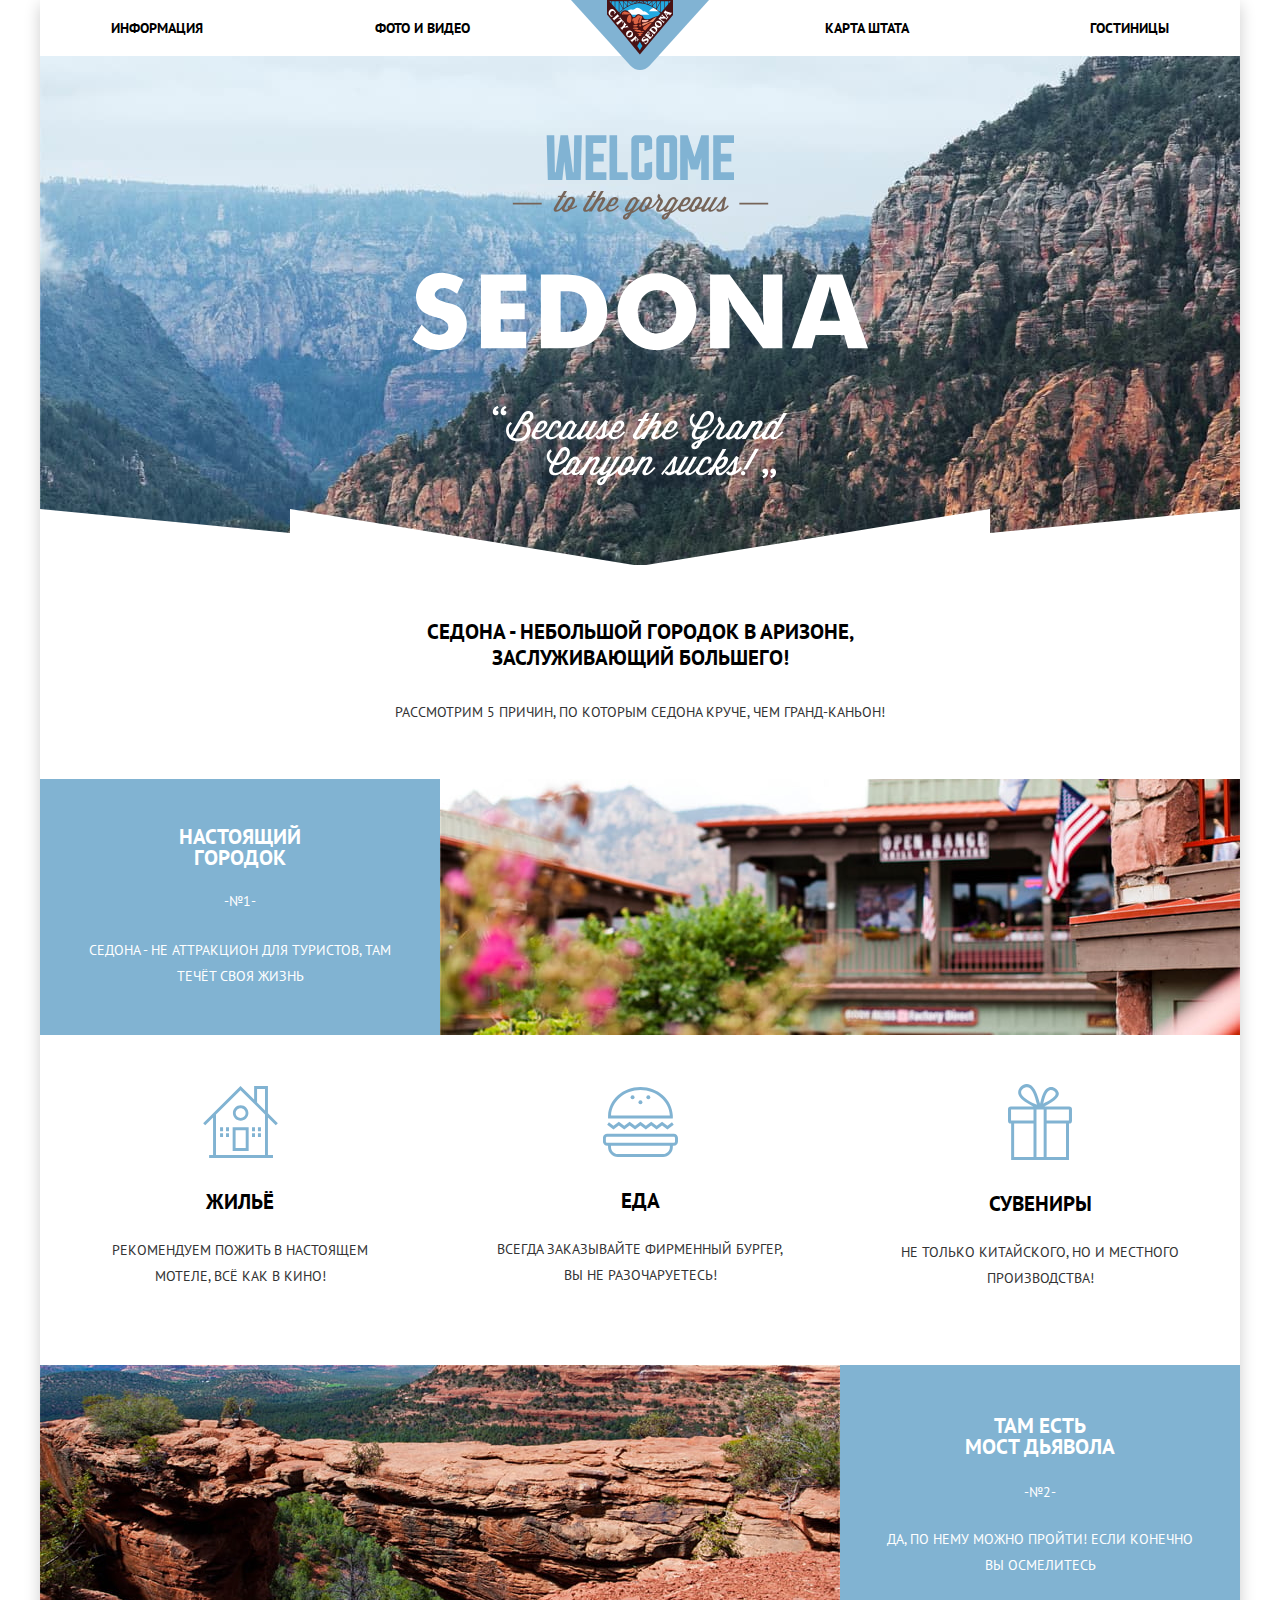
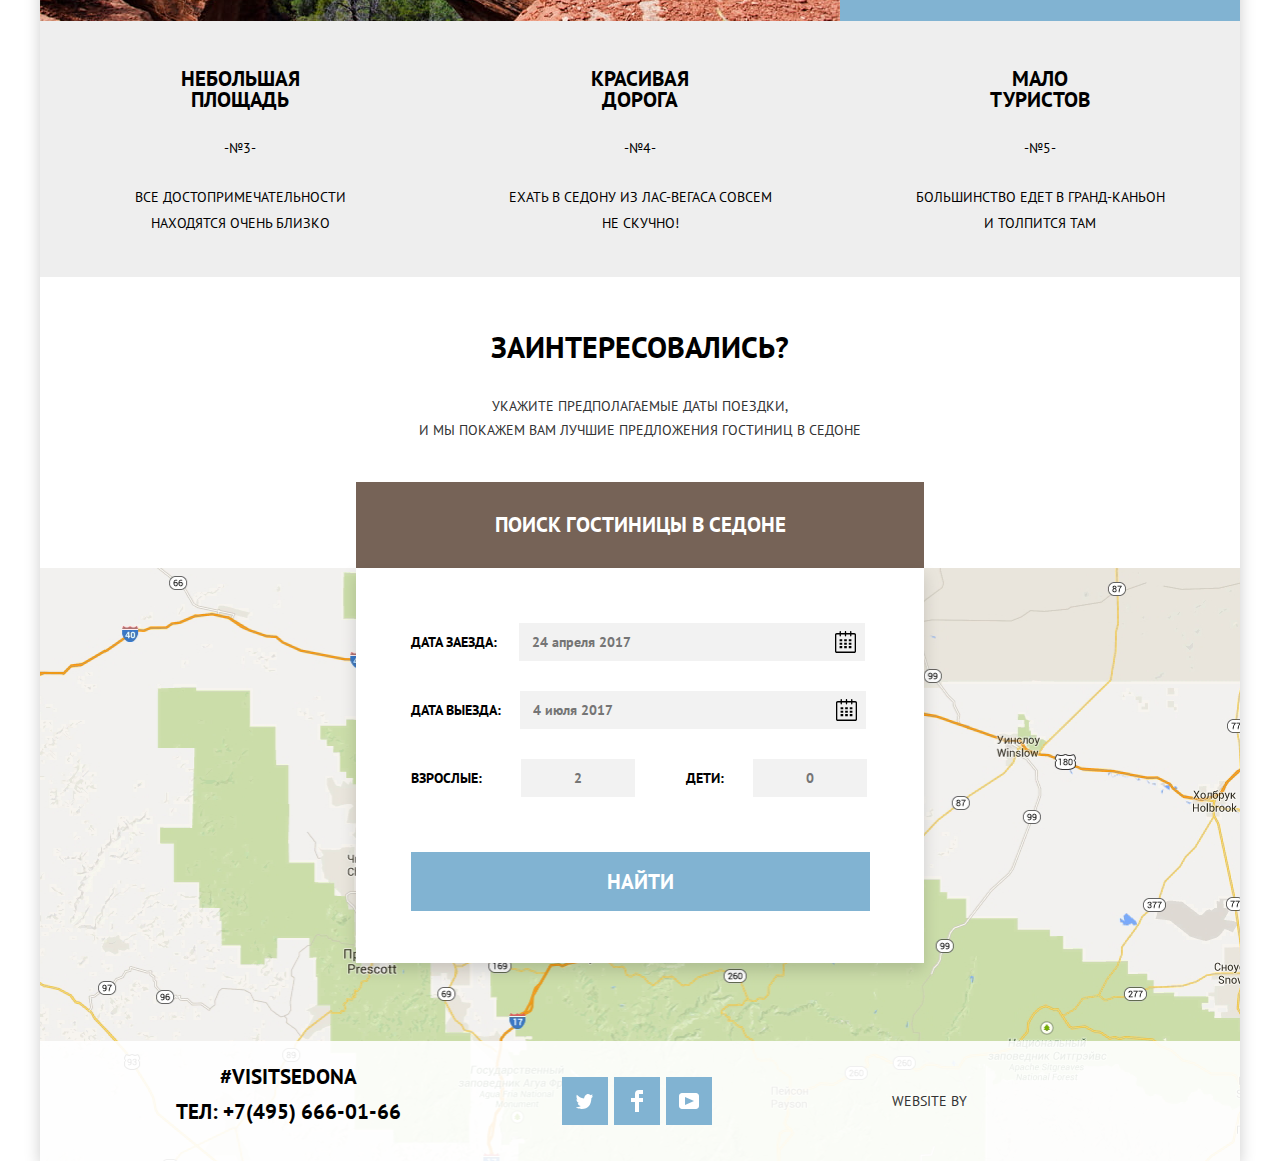
<file: index.html>
<!DOCTYPE html>
<html class="page" lang="ru">

<head>
  <meta charset="utf-8">
  <title>Sedona</title>
  <link href="https://fonts.googleapis.com/css2?family=PT+Sans:wght@400;700&display=swap" rel="stylesheet">
  <link href="css/normalize.css" rel="stylesheet">
  <link href="css/style.css" rel="stylesheet">
</head>

<body class="page-body">
  <div class="wrapper">
    <header>
      <nav class="main-navigation">
        <ul class="site-navigation">
          <li><a href="blank.html">Информация</a></li>
          <li><a href="blank.html">Фото и видео</a></li>
          <li><a href="blank.html">Карта штата</a></li>
          <li><a href="catalog.html">Гостиницы</a></li>
        </ul>
        <a href="index.html" class="logo-svg">
          <img src="img/svg-sedona/logo-sedona.svg" width="138" height="70" alt="Логотип">
        </a>
      </nav>
    </header>

    <main>
      <section class="main-images">
        <img src="img/svg-sedona/intro-welcome.svg" class="welcome-svg" width="457" height="351" alt="Главная подпись">
      </section>
      <section class="about-sedona">
        <div class="container contour">
          <h2>Седона - небольшой городок в Аризоне,<br>
            заслуживающий большего!</h2>
          <p>
            Рассмотрим 5 причин, по которым Седона круче, чем Гранд-Каньон!
          </p>
        </div>
        <ul class="sedona-features1">
          <li>
            <div class="first-feature">
              <div class="first-text">
                <h3>Настоящий<br>
                  городок</h3>
                <span>-№1-</span>
                <p>
                  Седона - не аттракцион для туристов, там<br>
                  течёт своя жизнь
                </p>
              </div>
              <img src="img/houses.jpg" class="houses-img" width="800" height="256" alt="Домики">
            </div>
            <ul class="tourist-essentials">
              <li>
                <img src="img/svg-sedona/icon-1.svg" width="75" height="72" alt="Иконка домика">
                <h3>Жильё</h3>
                <p>
                  Рекомендуем пожить в настоящем<br>
                  мотеле, всё как в кино!
                </p>
              </li>
              <li>
                <img src="img/svg-sedona/icon-3.svg" width="75" height="70" alt="Иконка еды">
                <h3>Еда</h3>
                <p>
                  Всегда заказывайте фирменный бургер,<br>
                  Вы не разочаруетесь!
                </p>
              </li>
              <li>
                <img src="img/svg-sedona/icon-2.svg" width="64" height="77" alt="Иконка сувениров">
                <h3>Сувениры</h3>
                <p>
                  Не только китайского, но и местного<br>
                  производства!
                </p>
              </li>
            </ul>
          </li>
          <li class="second-feature">
            <div class="second-text">
              <h3>Там есть<br>
                мост дьявола</h3>
              <span>-№2-</span>
              <p>
                Да, по нему можно пройти! Если конечно<br>
                вы осмелитесь
              </p>
            </div>
            <img src="img/diablo-bridge.jpg" class="bridge-img" width="800" height="256" alt="Мост дьявола">
          </li>
        </ul>
        <ul class="sedona-features2">
          <li class="other-features">
            <h3>Небольшая<br>
              площадь</h3>
            <p>
              <span>-№3-</span>
              Все достопримечательности<br>
              находятся очень близко
            </p>
          </li>
          <li class="other-features">
            <h3>Красивая<br>
              дорога</h3>
            <p>
              <span>-№4-</span>
              Ехать в Седону из Лас-Вегаса совсем<br>
              не скучно!
            </p>
          </li>
          <li class="other-features">
            <h3>Мало<br>
              туристов</h3>
            <p>
              <span>-№5-</span>
              Большинство едет в Гранд-Каньон<br>
              и толпится там
            </p>
          </li>
        </ul>
      </section>
      <section class="interest">
        <h2>Заинтересовались?</h2><br>
        <p>
          Укажите предполагаемые даты поездки,<br>
          и мы покажем вам лучшие предложения гостиниц в Седоне
        </p>
      </section>
      <section class="form">
        <div class="form-block">
          <a href="#date-in">Поиск гостиницы в Седоне</a>
          <form action="https://echo.htmlacademy.ru" method="get">
            <label>
              Дата заезда:
              <input type="text" name="date in" id="date-in" placeholder="24 апреля 2017">
            </label>
            <label>
              Дата выезда:
              <input type="text" name="date out" placeholder="4 июля 2017">
            </label>
            <div class="amount">
              <label for="amount-adults">
                Взрослые:
                <input type="text" name="adults-amount" id="amount-adults" placeholder="2">
              </label>
              <label for="amount-children">
                Дети:
                <input type="text" name="children-amount" id="amount-children" placeholder="0">
              </label>
            </div>
            <button type="submit">Найти</button>
          </form>
        </div>
        <img src="img/map.png" class="map" width="1199" height="594" alt="Карта">
      </section>

    </main>

    <footer class="main-footer">
      <section class="tel">
        <p>
          #visitsedona
        </p>
        <a href="tel:+74956660166">тел: +7(495) 666-01-66</a>
      </section>
      <section class="footer-social">
        <h2 class="visually-hidden">Социальные сети</h2>
        <ul class="social-list">
          <li>
            <a class="social-button" href="#">
              <span class="visually-hidden">Твиттер</span>
              <img src="img/svg-sedona/twitter.svg" width="17" height="17" alt="Иконка Твиттера">
            </a>
          </li>
          <li>
            <a class="social-button" href="#">
              <span class="visually-hidden">Фейсбук</span>
              <img src="img/svg-sedona/fb-icon.svg" width="12" height="20" alt="Иконка Фейсбука">
            </a>
          </li>
          <li>
            <a class="social-button" href="#">
              <span class="visually-hidden">Ютуб</span>
              <img src="img/svg-sedona/youtube.svg" width="20" height="16" alt="Иконка Ютуба">
            </a>
          </li>
        </ul>
      </section>
      <p class="developer">
        <span>Website by</span>
        <a href="https://htmlacademy.ru/">
          <svg src="img/svg-sedona/logo-htmlacademy.svg" width="115" height="41" alt="Логотип HTML Academy"></svg>
        </a>
      </p>
    </footer>
  </div>
</body>

</html>
</file>
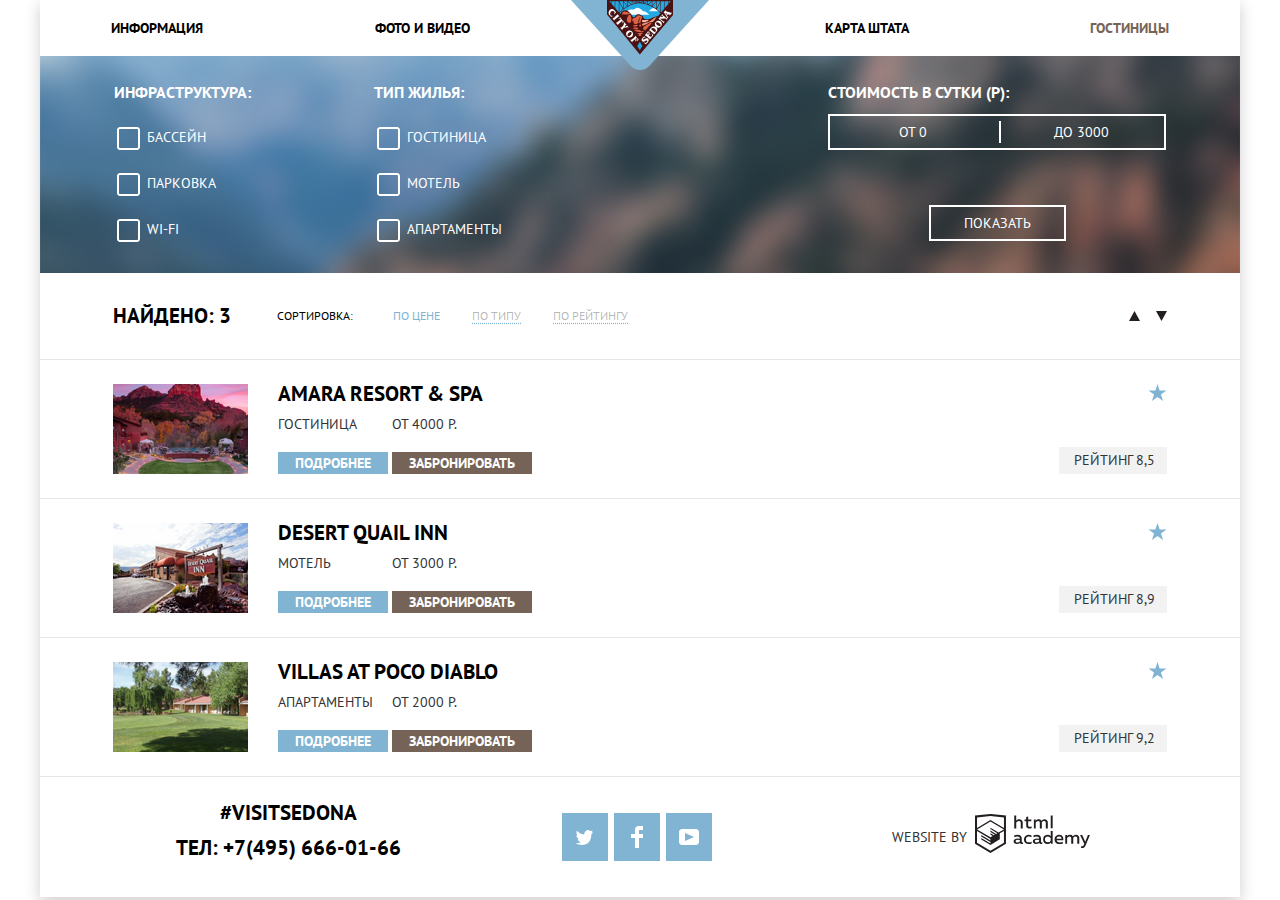
<file: catalog.html>
<!DOCTYPE html>
<html lang="ru">

<head>
  <meta charset="UTF-8">
  <title>Sedona</title>
  <link href="https://fonts.googleapis.com/css2?family=PT+Sans:wght@400;700&display=swap" rel="stylesheet">
  <link href="css/normalize.css" rel="stylesheet">
  <link href="css/style.css" rel="stylesheet">
</head>

<body>
  <div class="wrapper">
    <header>
      <nav class="main-navigation">
        <ul class="site-navigation">
          <li><a href="blank.html">Информация</a></li>
          <li><a href="blank.html">Фото и видео</a></li>
          <li><a href="blank.html">Карта штата</a></li>
          <li><a href="catalog.html" class="active">Гостиницы</a></li>
        </ul>
        <a href="index.html" class="logo-svg">
          <img src="img/svg-sedona/logo-sedona.svg" width="138" height="70" alt="Логотип">
        </a>
      </nav>
    </header>

    <main>
      <div class="background">
        <section class="form2">
          <h2 class="visually-hidden">Фильтр гостиниц</h2>
          <form action="https://echo.htmlacademy.ru" method="get">
            <div class="infrahouse">
              <fieldset>
                <legend>Инфраструктура:</legend>
                <ul>
                  <li class="filter-option">
                    <label>
                      <input type="checkbox" class="visually-hidden filter-input-checkbox" name="Swimming-pool" checked>
                      Бассейн
                    </label>
                  </li>
                  <li class="filter-option">
                    <label>
                      <input type="checkbox" class="visually-hidden filter-input-checkbox" name="Parking">
                      Парковка
                    </label>
                  </li>
                  <li class="filter-option">
                    <label>
                      <input type="checkbox" class="visually-hidden filter-input-checkbox" name="Wi-Fi">
                      Wi-Fi
                    </label>
                  </li>
                </ul>
              </fieldset>
              <fieldset>
                <legend>Тип жилья:</legend>
                <ul>
                  <li class="filter-option">
                    <label>
                      <input type="checkbox" class="visually-hidden filter-input-checkbox" name="Hotels" checked>
                      Гостиница
                    </label>
                  </li>
                  <li class="filter-option">
                    <label>
                      <input type="checkbox" class="visually-hidden filter-input-checkbox" name="Motels" checked>
                      Мотель
                    </label>
                  </li>
                  <li class="filter-option">
                    <label>
                      <input type="checkbox" class="visually-hidden filter-input-checkbox" name="Apartments" checked>
                      Апартаменты
                    </label>
                  </li>
                </ul>
              </fieldset>
            </div>
            <div class="pricebutton">
              <fieldset>
                <legend>Стоимость в сутки (Р):</legend>
                <div class="price-option">
                  <label for="from" class="price">
                    <input type="text" name="from" id="from" placeholder="От 0">
                  </label>
                  <label for="to" class="price">
                    <input type="text" name="to" id="to" placeholder="До 3000">
                  </label>
                </div>
              </fieldset>
              <button type="submit">Показать</button>
            </div>
          </form>
        </section>
      </div>
      <section class="filter-results">
        <h2>Найдено: 3</h2>
        <h3>Сортировка:</h3>
        <ul class="sort-by">
          <li>
            По цене
          </li>
          <li>
            По типу
          </li>
          <li>
            По рейтингу
          </li>
        </ul>
        <span class="sort-arrows">
          <button><img src="img/svg-sedona/icon-up-dir.svg" class="updir purchase-button" width="11" height="10"
              alt="Сортировка по возрастанию"></button>
          <button><img src="img/svg-sedona/icon-down-dir.svg" class="downdir purchase-button" width="11" height="10"
              alt="Сортировка по убыванию"></button>
        </span>
      </section>
      <section>
        <ul class="catalog">
          <li>
            <img src="img/Amara Resort & Spa.jpg" alt="Фото гостиницы Amara Resort & Spa">
            <div class="note">
              <h2>Amara Resort & Spa</h2>
              <p>Гостиница
                <span>От 4000 р.</span></p>
              <div class="buttons">
                <button type="button" class="info">Подробнее</button>
                <button type="button" class="booking">Забронировать</button>
              </div>
            </div>
            <div class="rating">
              <span>
                <img src="img/svg-sedona/star.svg" width="19" height="17" alt="Звезды для рейтинга">
              </span>
              <span class="rating-numeral">Рейтинг 8,5</span>
            </div>
          </li>
          <li>
            <img src="img/Desert Quail Inn.jpg" alt="Фото мотеля Desert Quail Inn">
            <div class="note">
              <h2>Desert Quail Inn</h2>
              <p>Мотель
                <span>От 3000 р.</span></p>
              <div class="buttons">
                <button type="button" class="info">Подробнее</button>
                <button type="button" class="booking">Забронировать</button>
              </div>
            </div>
            <div class="rating">
              <span>
                <img src="img/svg-sedona/star.svg" width="19" height="17" alt="Звезды для рейтинга">
              </span>
              <span class="rating-numeral">Рейтинг 8,9</span>
            </div>
          </li>
          <li>
            <img src="img/Villas At Poco Diablo.jpg" alt="Фото апартаментов Villas At Poco Diablo">
            <div class="note">
              <h2>Villas At Poco Diablo</h2>
              <p>Апартаменты
                <span>От 2000 р.</span></p>
              <div class="buttons">
                <button type="button" class="info">Подробнее</button>
                <button type="button" class="booking">Забронировать</button>
              </div>
            </div>
            <div class="rating">
              <span>
                <img src="img/svg-sedona/star.svg" width="19" height="17" alt="Звезды для рейтинга">
              </span>
              <span class="rating-numeral">Рейтинг 9,2</span>
            </div>
          </li>
        </ul>
      </section>
    </main>

    <footer class="main-footer-catalog">
      <section class="tel">
        <p>
          #visitsedona
        </p>
        <a href="tel:+74956660166">тел: +7(495) 666-01-66</a>
      </section>
      <section class="footer-social">
        <h2 class="visually-hidden">Социальные сети</h2>
        <ul class="social-list">
          <li>
            <a class="social-button" href="#">
              <span class="visually-hidden">Твиттер</span>
              <img src="img/svg-sedona/twitter.svg" width="17" height="17" alt="Иконка Твиттера">
            </a>
          </li>
          <li>
            <a class="social-button" href="#">
              <span class="visually-hidden">Фейсбук</span>
              <img src="img/svg-sedona/fb-icon.svg" width="12" height="20" alt="Иконка Фейсбука">
            </a>
          </li>
          <li>
            <a class="social-button" href="#">
              <span class="visually-hidden">Ютуб</span>
              <img src="img/svg-sedona/youtube.svg" width="20" height="16" alt="Иконка Ютуба">
            </a>
          </li>
        </ul>
      </section>
      <p class="developer">
        <span>Website by</span>
        <a href="https://htmlacademy.ru/">
          <img src="img/svg-sedona/logo-htmlacademy.svg" width="115" height="41" alt="Логотип HTML Academy">
        </a>
      </p>
    </footer>
  </div>
</body>

</html>
</file>
<file: css/style.css>
:root {
  --basic-white: #ffffff;
  --basic-light-gray: #eeeeee;
  --basic-grey: #333333;
  --basic-black: #000000;

  --basic-blue: #81b3d2;
  --basic-focus-blue: #669ec0;
  --basic-press-blue: #5496bd;

  --basic-brown: #766357;
  --basic-focus-brown: #604e43;
  --basic-press-brown: #503e33;
}

body {
  min-width: 1200px;
  margin: 0;
  padding: 0;
  font-family: "PT Sans", sans-serif;
  font-size: 14px;
  line-height: 21px;
  text-transform: uppercase;
  color: var(--basic-grey);
}

a {
  text-decoration: none;
}

img {
  max-width: 100%;
  height: auto;
}
.visually-hidden:not(:focus):not(:active),
input[type="checkbox"].visually-hidden {
  position: absolute;
  width: 1px;
  height: 1px;
  margin: -1px;
  border: 0;
  padding: 0;
  clip: rect(0,0,0,0);
  overflow: hidden;
}
.main-navigation {
  display: flex;
  flex-direction: column;
  align-items: center;
  background-color: transparent;
}
.site-navigation {
  position: relative;
  display: flex;
  justify-content: space-between;
  align-items: center;
  width: 1200px;
  height: 56px;
  list-style: none;
  padding: 0px 36px;
  margin: 0px;
  box-sizing: border-box;
}
.site-navigation a{
  display: block;
  padding: 15px 35px;
  font-size: 14px;
  line-height: 26px;
  font-weight: 700;
  color: var(--basic-black);
}
.site-navigation li:nth-child(2){
  position: absolute;
  left: 300px;
}
.site-navigation li:nth-child(3){
  position: absolute;
  left: 750px;
}
.logo-svg {
  position: absolute;
  top: 0px;
  background-color: transparent;
  z-index: 2;
}
.main-images {
 background-image: url(../img/backgroundphoto.jpg);
 display: flex;
 justify-content: center;
 align-items: center;
 width: 100%;
 height: 509px;
}

.site-navigation a:hover,
.site-navigation a:focus{
color: var(--basic-blue);
}

.site-navigation a:active{ 
  color: var(--basic-black); 
  opacity: 30%;
}
.site-navigation .active {
  color: var(--basic-brown);
}
.about-sedona .contour::before {
  content: "";
  position: absolute;
  width: 100%;
  height: 58px;
  top: 509px;
  background-image: url(../img/svg-sedona/intro-mask.svg);
  z-index: 100;
}
.about-sedona .contour {
  background-color: var(--basic-white);
  display: flex;
  flex-direction: column;
  align-items: center;
  justify-content: space-around;
  min-height: 214px;
  padding: 40px 0px;
  box-sizing: border-box;
}
.about-sedona h2 {
  font-size: 21px;
  line-height: 26px;
  text-align: center;
  color: var(--basic-black);
  background-color: var(--basic-white);
  margin: 0;
}

.about-sedona p {
  font-size: 14px;
  line-height: 26px;
  text-align: center;
  margin: 0;
}
.sedona-features1 {
  list-style: none;
  text-align: center;
  color: var(--basic-white);
  background-color: var(--basic-blue);
  margin: 0;
  padding: 0;
}
.first-feature {
 display: grid;
 grid-template-columns: 1fr 1fr 1fr;
 min-height: 256px;
}
.first-text {
  grid-row: 1/2;
  grid-column: 1/2;
  padding-top: 47px;
}
.first-text span {
  display: block;
  padding-top: 23px;
  padding-bottom: 25px; 
}
.houses-img {
  grid-column: 2/4;
}
.second-feature {
  display: grid;
  grid-template-columns: 1fr 1fr 1fr;
  min-height: 256px;
}
.second-text {
  grid-row: 1/2;
  grid-column: 3/4;
  padding-top: 50px;
}
.second-text span {
  display: block;
  padding-top: 25px;
  padding-bottom: 23px;
}
.bridge-img {
  grid-column: 1/3;
}
.sedona-features2 {
  display: grid;
  grid-template-columns: 1fr 1fr 1fr;
  min-height: 256px;
  list-style: none;
  text-align: center;
  background-color: var(--basic-light-gray);
  color: var(--basic-black);
  margin: 0px;
  padding: 0px;
}
.sedona-features1 h3,
.sedona-features2 h3 {
  font-size: 21px;
  line-height: 21px;
  margin: 0;
}
.other-features {
  padding-top: 47px;
}
.other-features span {
  display: block;
  padding-top: 25px;
  padding-bottom: 23px;
}
.tourist-essentials {
 background-color: var(--basic-white);
 display: grid;
 grid-template-columns: 1fr 1fr 1fr;
 min-height: 330px;
 align-items: center;
 padding: 0px;
}
.tourist-essentials li {
  list-style: none;
}
.tourist-essentials h3 {
 margin-top: 27px;
 font-size: 21px;
 text-align: center;
 color: var(--basic-black);
}
.tourist-essentials p {
  text-align: center;
  color: var(--basic-grey);
  margin: 25px;
}
.interest {
  min-height: 205px;
  padding-top: 58px;
  margin: 0 auto;
  box-sizing: border-box;
}
.interest h2 {
  font-size: 30px;
  line-height: 24px;
  text-align: center;
  background-color: transparent;
  color: var(--basic-black);
  margin: 0px;
}
.interest p {
  text-align: center;
  line-height: 24px;
  margin-top: 14px;
  margin-bottom: 0px;
}
.form {
  position: relative;
}
.form-block {
  width: 568px;
  margin: 0 auto;
}
.form-block a {
  display: block;
  text-align: center;
  font-size: 21px;
  line-height: 26px;
  font-weight: 700;
  color: var(--basic-white);
  padding: 30px 125px;
  margin: 0 auto;
}
.form-block a:link {
  background-color: var(--basic-brown);
}
.form-block a:visited {
  color: var(--basic-white);
}
.form-block a:hover,
.form-block a:focus {
  background-color: var(--basic-focus-brown);
}
.form-block a:active {
  background-color: var(--basic-press-brown);
  color: rgba(255, 255, 255, 0.3);
  outline: none;
}
.form-block form {
 position: absolute;
 background-color: var(--basic-white);
 box-shadow: 0px 7px 15px rgba(0, 1, 1, 0.15);
 width: 458px;
 height: 285px;
 padding: 55px;
}
.form-block label {
  display: block;
  font-weight: 700;
  line-height: 26px;
  color: var(--basic-black);
  margin-bottom: 30px;
}
.form-block input[type="text"] {
  font-family: inherit;
  font-weight: 700;
  line-height: 18px;
  background-color: #f2f2f2;
  background-image: url(../img/svg-sedona/calendar.svg);
  background-repeat: no-repeat;
  background-position: 316px;
  color: var(--basic-black);
  border: none;
  padding: 10px 13px;
  margin-left: 15px;
  width: 320px;
}

label:first-child input[type="text"] {
  margin-left: 18px;
}
.form-block input[type="text"]:hover {
 background-color: #ebebeb;
}
.form-block input[type="text"]:focus {
background-color: var(--basic-white);
width: 318px;
border: 2px solid #e5e5e5;
outline: none;
;
}
.amount {
  display: flex;
  justify-content: space-between;
  position: relative;
}
.amount label {
  margin-bottom: 0px;
}
.amount label:nth-child(2) {
  position: absolute;
  left: 60%;
}
.amount input[type="text"] {
  width: 88px;
  text-align: center;
  margin-left: 25px;
}
.amount input[type="text"]:focus {
  background-color: var(--basic-white);
  width: 88px;
  box-sizing: border-box;
}
.amount label::before {
  content: "";
  color: black;
}
.amount label:first-child input {
  margin-left: 35px;
}
.form-block button {
 display: block;
 font-size: 21px;
 font-weight: 700;
 line-height: 27px;
 color: var(--basic-white);
 background-color: var(--basic-blue);
 border: none;
 text-transform: uppercase;
 padding: 16px 196px;
 margin-top: 55px;
 outline: none;
}
.form-block button:hover,
.form-block button:focus {
  background-color: var(--basic-focus-blue);
}
.form-block button:active {
  background-color: var(--basic-press-blue);
  color: rgba(255, 255, 255, 0.3);
}
.map {
  display: block;
  width: 100%;
}
.main-footer {
  position: absolute;
  bottom: 0;
  width: 100%;
  display: grid;
  padding: 0px 73px;
  grid-template-columns: 1fr 1fr 1fr;
  grid-template-rows: 120px;
  height: 120px;
  background-color: rgba(255, 255, 255, 0.9);
  box-sizing: border-box;
}
.main-footer-catalog {
  width: 100%;
  display: grid;
  padding: 0px 73px;
  grid-template-columns: 1fr 1fr 1fr;
  grid-template-rows: 120px;
  height: 120px;
  background-color: rgba(255, 255, 255, 0.9);
  box-sizing: border-box;
}
.tel {
  justify-items: center;
  align-items: center;
}
.tel a,
.tel p{
  font-size: 21px;
  line-height: 26px;
  font-weight: 700;
  text-align: center;
  color: var(--basic-black);
  margin: 0px;
}
.tel a {
  display: block;
  margin-top: 9px;
  margin-bottom: 36px;
}
.tel p {
  margin-top: 23px;
}
.social-list {
  display: flex;
  height: 100%;
  flex-direction: row;
  justify-content: center;
  align-items: center;
  margin: 0px;
  padding: 0px;
}
.footer-social li {
  list-style: none;
  text-align: center;
  margin-right: 6px;
}

/*social buttons*/
.social-button:link {
  display: flex;
  justify-content: center;
  align-items: center;
  width: 46px;
  height: 48px;
  color: var(--basic-black);
  background-color: var(--basic-blue);
}
.social-button:visited{
 color: var(--basic-black);
}
.social-button:hover,
.social-button:focus {
  background-color: var(--basic-focus-blue);
}
.social-button:active {
  background-color: var(--basic-press-blue);
  color: rgba(255, 255, 255, 0.3);
}
.developer {
  display: flex;
  flex-direction: row;
  justify-content: center;
  align-items: center;
  line-height: 26px;
  text-align: center;
  margin: 0px;
  padding: 40px 0px;
}
.developer span {
  display: block;
  margin-right: 8px;
}
.developer svg {
  width: min-content;
  height: min-content;
}
.background {
  height: 217px;
  background-color: var(--basic-black);
  background-image: url(../img/background.jpg);
}
.form2 form {
  display: flex;
  flex-direction: row;
  justify-content: space-between;
  padding: 26px 72px;
  box-sizing: border-box;
}
.infrahouse {
  display: flex;
}
.pricebutton {
  display: flex;
  flex-direction: column;
}
.pricebutton legend {
  margin-bottom: 11px;
  margin-right: 0px;
}
fieldset ul {
  margin: 0px;
  padding: 0px;
}
fieldset legend {
  margin-bottom: 24px;
  margin-right: 119px;
}
.form2 li{
  list-style: none;
  margin-bottom: 25px;
}
.form2 fieldset {
  padding: 0px;
  border: none;
  font-size: 16px;
  font-weight: 700;
  color: var(--basic-white);
}
.form2 label {
  font-size: 14px;
  font-weight: 400;
  color: var(--basic-white);
}
.price-option {
  border: 2px solid var(--basic-white);
  min-width: 317px ;
  position: relative;
}
.price input[type="text"] {
  background-color: transparent;
  color: var(--basic-white);
  border: none;
  min-height: 30px;
  text-align: center;
  margin: 0px;
}
.price-option label:first-child input{
 margin: 0px;
}
.price-option label:first-child::after {
 content: "";
 position: absolute;
 top: 5px;
 width: 2px;
 height: 22px;
 background-color: var(--basic-white); 
}
.price input::placeholder {
  color: var(--basic-white);
  text-transform: uppercase;
}
.filter-option label {
  position: relative;
  cursor: pointer;
  display: block;
  user-select: none;
  margin-left: 33px;
}
.filter-option label::before {
  content: "";
  position: absolute;
  background-image: url(../img/svg-sedona/checkbox-off.svg);
  left: -30px;
  top: 0px;
  width: 23px;
  height: 23px;
}
.form2 button {
 width: 137px;
 height: 36px;
 margin-top: 55px;
 font: inherit;
 align-self: center;
 background-color: transparent;
 color: var(--basic-white);
 text-transform: uppercase;
 border: 2px solid var(--basic-white);
} 
.form2 button:hover {
  background-color: var(--basic-white);
  color: var(--basic-black);
}
.filter-results {
  display: flex;
  align-items: center;
  justify-content: left;
  padding: 30px 73px;
  border-bottom: 1px solid #e5e5e5;
}
.filter-results h2 {
  font-size: 21px;
  line-height: 26px;
  font-weight: 700;
  color: var(--basic-black);
  margin: 0px;
  margin-right: 46px;
}
.filter-results h3{
  font-size: 12px;
  line-height: 18px;
  font-weight: 400;
  color: var(--basic-black);
  margin: 0px;
}
.sort-by {
  display: flex;
  margin: 0px;
}
.sort-by li{
  font-size: 12px;
  line-height: 18px;
  font-weight: 400;
  color: rgba(0, 0, 0, 0.3);
  text-decoration: underline dotted var(--basic-blue);
  text-underline-position: under;
  list-style: none;
  margin-right: 32px;
}
.sort-by li:hover,
.sort-by li:focus {
  color: var(--basic-blue);
}
.sort-by li:active {
  color: var(--basic-black);
  text-decoration: none;
}
.sort-by li:first-child {
  color: var(--basic-blue);
  text-decoration: none;
}
.sort-arrows {
  margin-left: auto;
}
.sort-arrows .updir {
  margin-right: 6px;
}
.sort-arrows .downdir {
  margin-left: 6px;
}
.sort-arrows button {
  padding: 0;
  border: none;
  color: inherit;
  background-color: transparent;
  cursor: pointer;
}
.catalog {
  padding: 0px;
  margin: 0px;
}
.catalog li {
  display: flex;
  list-style: none;
  padding: 24px 73px;
  border-bottom: 1px solid #e5e5e5;
}
.catalog img {
  width: 135px;
  height: 90px;
}
li .note {
 display: flex;
 flex-direction: column;
 margin-left: 30px;
}
.catalog h2 {
  margin: 0px;
  font-size: 21px;
  line-height: 20px;
  font-weight: 700;
  color: var(--basic-black);
}
.catalog h2:hover,
.catalog h2:focus {
  color: var(--basic-blue);
}
.catalog h2:active {
  color: rgba(0, 0, 0, 0.3);
}
.note p {
  position: relative;
  margin-top: 10px;
  margin-bottom: 17px;
}
.note span {
  position: absolute;
  left: 45%;
}
.catalog .info {
  display: inline-block;
  padding: 3px 17px;
  font-weight: 700;
  background-color: var(--basic-blue);
  color: var(--basic-white);
  text-transform: uppercase;
  border: none;
}
.catalog .info:focus,
.catalog .info:hover {
  background-color: var(--basic-focus-blue);
}
.catalog .info:active {
 background-color: var(--basic-press-blue);
 color: rgba(255, 255, 255, 0.3);
}
.catalog .booking {
  display: inline-block;
  padding: 3px 17px;
  font-weight: 700;
  background-color: var(--basic-brown);
  color: var(--basic-white);
  text-transform: uppercase;
  border: none;
}
.catalog .booking:focus,
.catalog .booking:hover {
  background-color: var(--basic-focus-brown);
}
.catalog .booking:active {
 background-color: var(--basic-press-brown);
 color: rgba(255, 255, 255, 0.3);
}
.rating {
  margin-left: auto;
  display: flex;
  flex-direction: column;
  align-items: flex-end;
  justify-content: space-between;
}
.rating img {
  width: 19px;
  height: 17px;
}
.rating-numeral {
  display: block;
  background-color: #f2f2f2;
  padding: 3px 12px 3px 15px;
}
.page {
  height: 100%;
}
.page-body {
  min-height: 100%;
  display: grid;
  grid-template-rows: min-content 1fr min-content;
  align-content: start;
}
.wrapper {
  position: relative;
  width: 1200px;
  margin: 0 auto;
  background-color: var(--basic-white);
  box-shadow: 0px 5px 15px rgba(0, 1, 1, 0.2);
}
</file>
